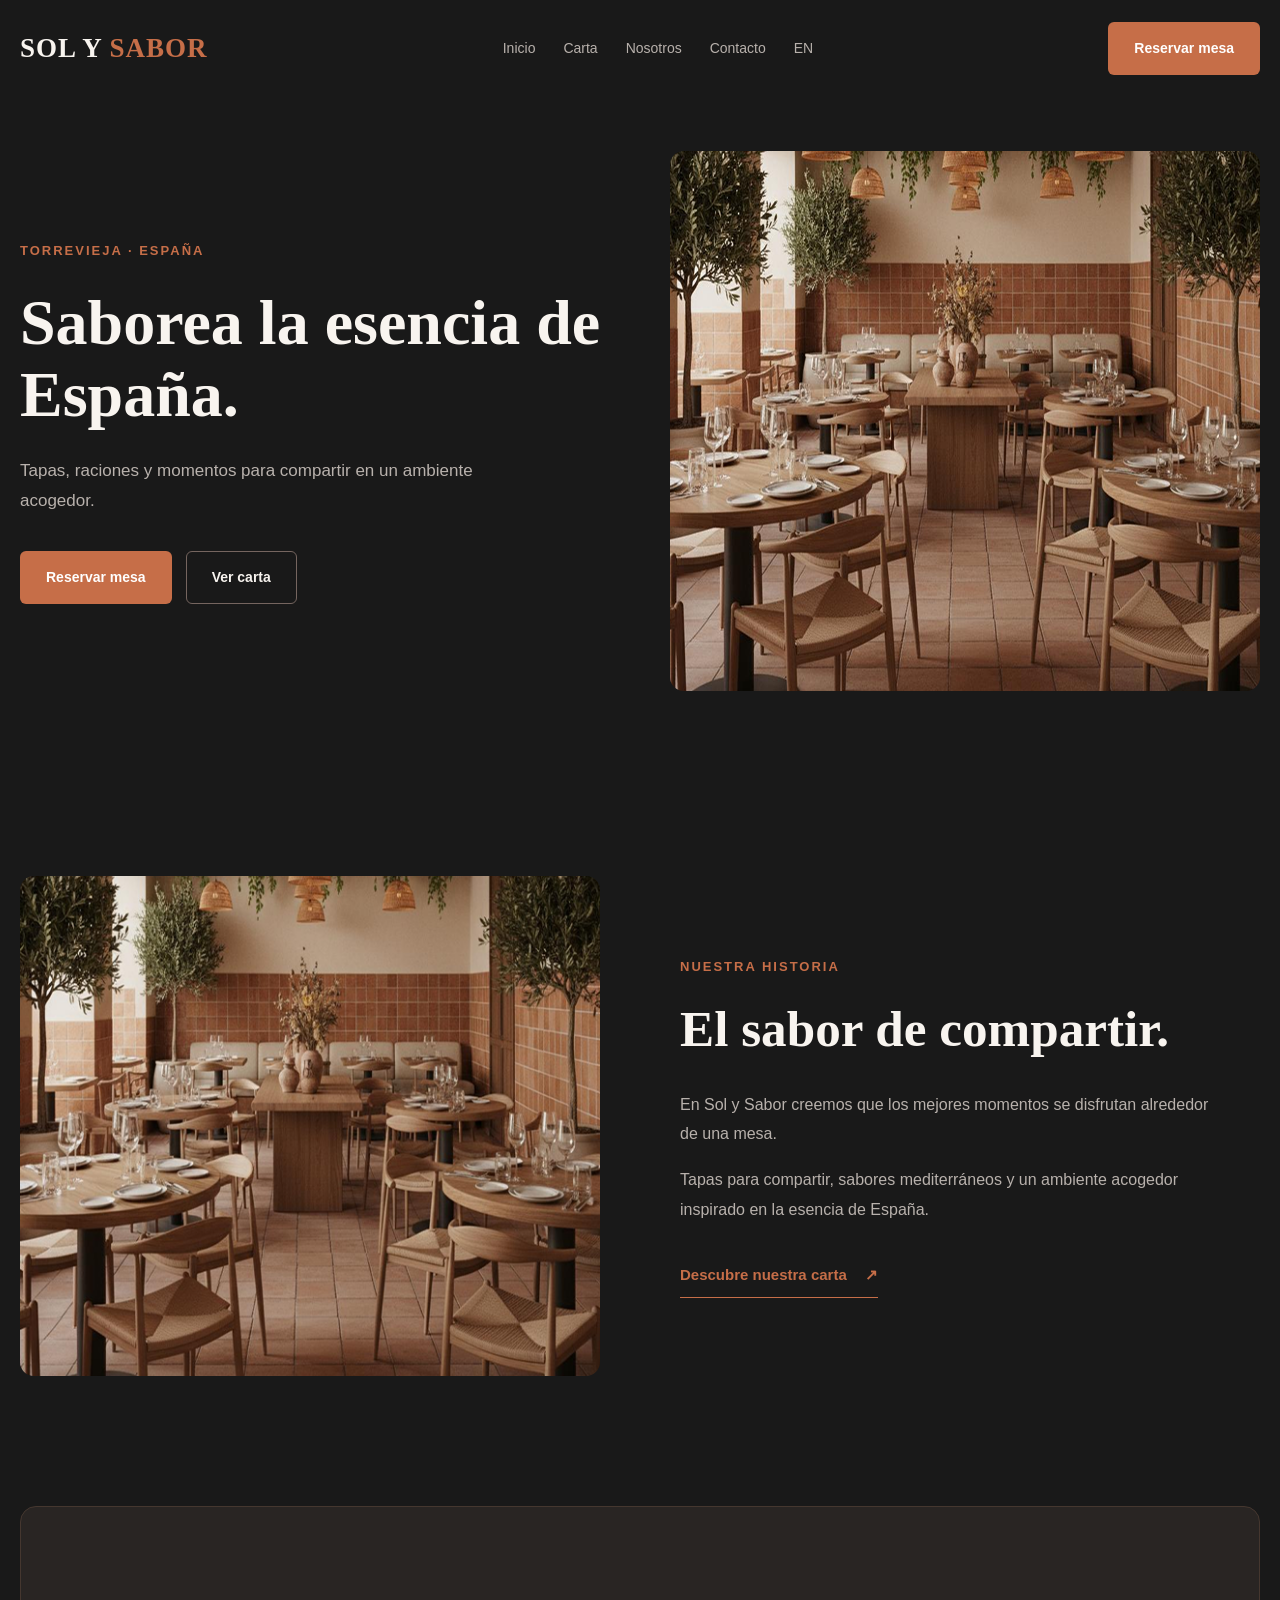
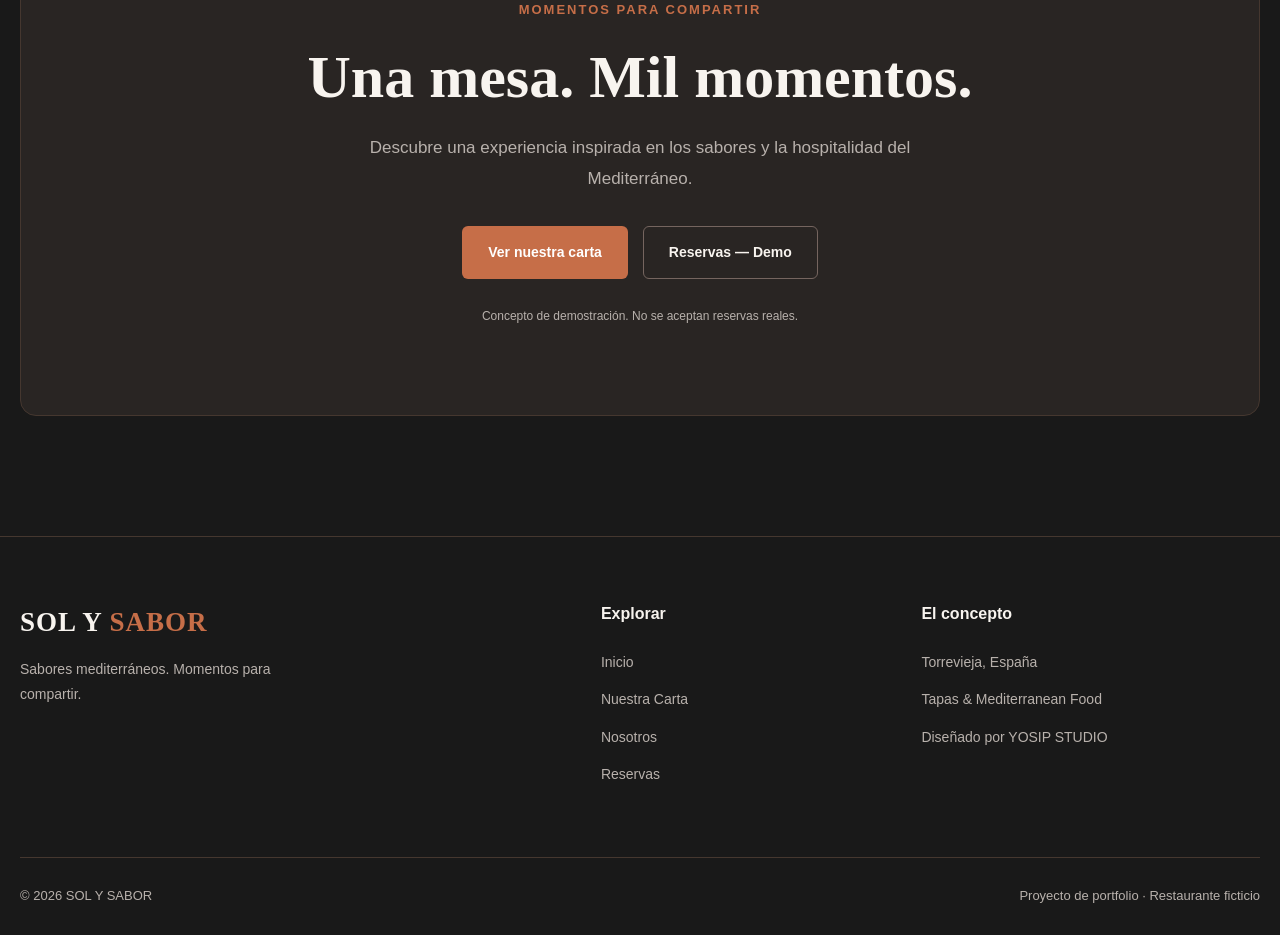
<file: index.html>
<!DOCTYPE html>
<html lang="es">
<head>
  <meta charset="UTF-8">
  <meta name="viewport"
        content="width=device-width, initial-scale=1.0">

  <meta name="description"
        content="Sol y Sabor: concepto de restaurante español con tapas, raciones y sabores mediterráneos en Torrevieja.">

  <title>SOL Y SABOR | Spanish Tapas Bar</title>

  <link rel="stylesheet" href="style.css">
  <script src="script.js" defer></script>
</head>

<body>

  <!-- HEADER -->
  <header class="header">
    <div class="container header-content">

      <a href="index.html" class="logo">
        SOL Y <span>SABOR</span>
      </a>

      <nav class="nav" id="main-nav"
           aria-label="Navegación principal">
        <a href="#inicio">Inicio</a>
        <a href="carta.html">Carta</a>
        <a href="#nosotros">Nosotros</a>
        <a href="#contacto">Contacto</a>
        <a href="en/index.html" lang="en" hreflang="en">
          EN
        </a>

      </nav>

      <a href="reserva.html" class="header-btn">
        Reservar mesa
      </a>

      <button
        type="button"
        class="menu-toggle"
        aria-label="Abrir menú"
        aria-expanded="false"
        aria-controls="main-nav">
        ☰
      </button>

    </div>
  </header>

  <main>

    <!-- HERO -->
    <section class="hero container" id="inicio">

      <div class="hero-content">
        <span class="eyebrow">
          TORREVIEJA · ESPAÑA
        </span>

        <h1>Saborea la esencia de España.</h1>

        <p>
          Tapas, raciones y momentos para compartir
          en un ambiente acogedor.
        </p>

        <div class="hero-actions">
          <a href="reserva.html" class="btn-primary">
            Reservar mesa
          </a>

          <a href="carta.html" class="btn-outline">
            Ver carta
          </a>
        </div>
      </div>

      <div class="hero-image">
        <img
          src="assets/hero-restaurant.jpg"
          alt="Interior cálido de un restaurante mediterráneo">
      </div>

    </section>

    
<!-- ABOUT SECTION -->
<section class="about-section container" id="nosotros">

  <div class="about-image">
    <img
      src="assets/about-restaurant.jpg"
      alt="Ambiente acogedor de un restaurante mediterráneo"
      loading="lazy">
    
  </div>

  <div class="about-content">
    <span class="eyebrow">NUESTRA HISTORIA</span>

    <h2>El sabor de compartir.</h2>

    <p>
      En Sol y Sabor creemos que los mejores
      momentos se disfrutan alrededor de una mesa.
    </p>

    <p>
      Tapas para compartir, sabores mediterráneos
      y un ambiente acogedor inspirado en
      la esencia de España.
    </p>

    <a href="carta.html" class="about-link">
      Descubre nuestra carta
      <span aria-hidden="true">↗</span>
    </a>
  </div>

</section>

<!-- CONTACT CTA -->
<section class="contact-cta container" id="contacto">

  <span class="eyebrow">MOMENTOS PARA COMPARTIR</span>

  <h2>Una mesa. Mil momentos.</h2>

  <p>
    Descubre una experiencia inspirada en
    los sabores y la hospitalidad del Mediterráneo.
  </p>

  <div class="cta-actions">
    <a href="carta.html" class="btn-primary">
      Ver nuestra carta
    </a>

    <a href="reserva.html" class="btn-outline">
      Reservas — Demo
    </a>
  </div>

  <small>
    Concepto de demostración. No se aceptan
    reservas reales.
  </small>

</section>


  </main>

  
<footer class="footer">
  <div class="container">

    <div class="footer-main">

      <div class="footer-brand">
        <a href="index.html" class="logo">
          SOL Y <span>SABOR</span>
        </a>

        <p>
          Sabores mediterráneos.
          Momentos para compartir.
        </p>
      </div>

      <div class="footer-column">
        <h3>Explorar</h3>

        <a href="index.html">Inicio</a>
        <a href="carta.html">Nuestra Carta</a>
        <a href="index.html#nosotros">Nosotros</a>
        <a href="reserva.html">Reservas</a>
      </div>

      <div class="footer-column">
        <h3>El concepto</h3>

        <p>Torrevieja, España</p>
        <p>Tapas & Mediterranean Food</p>
        <p>Diseñado por YOSIP STUDIO</p>
      </div>

    </div>

    <div class="footer-bottom">
      <span>© 2026 SOL Y SABOR</span>

      <span>
        Proyecto de portfolio ·
        Restaurante ficticio
      </span>
    </div>

  </div>
</footer>


</body>
</html>
</file>
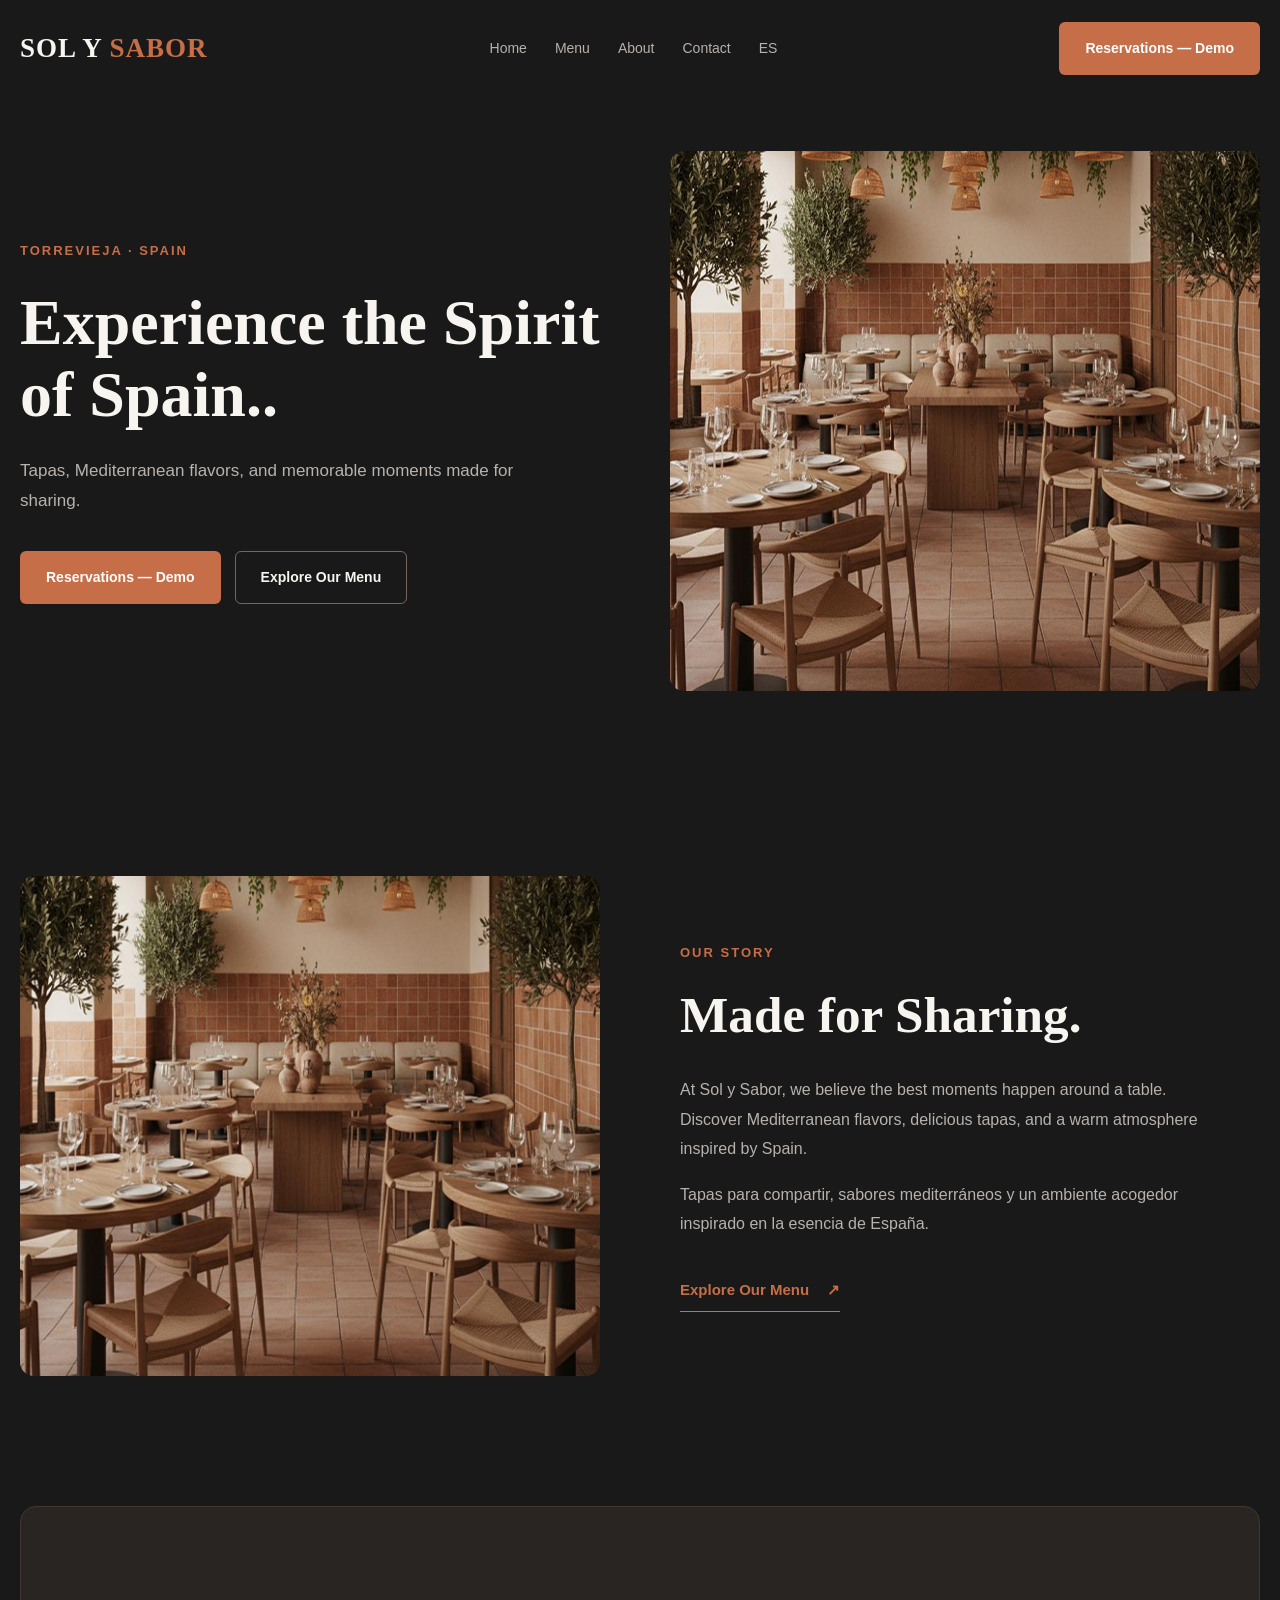
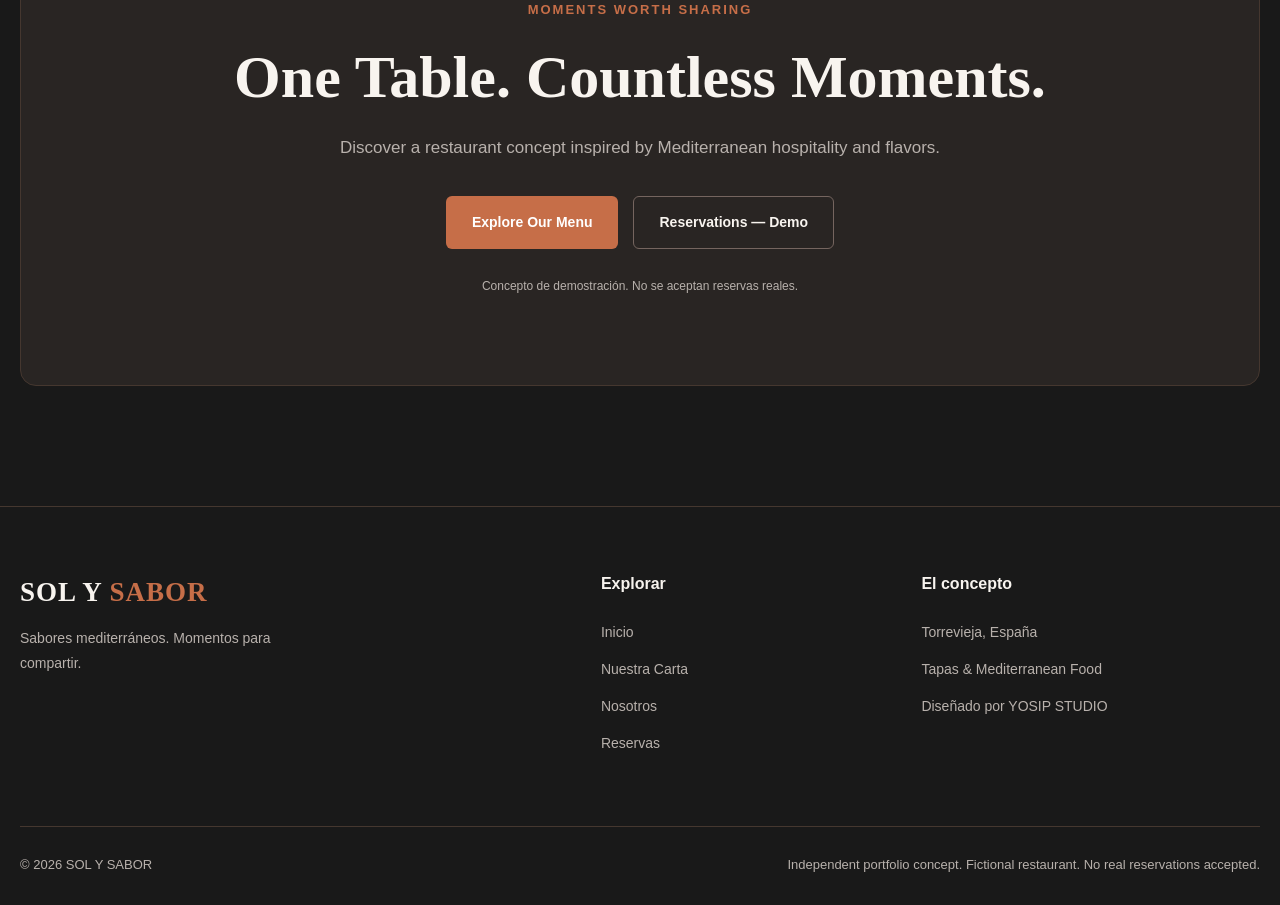
<file: en/index.html>
<!DOCTYPE html>
<html lang="en">
<head>
  <meta charset="UTF-8">
  <meta name="viewport"
        content="width=device-width, initial-scale=1.0">

  <meta name="description"
        content="Sol y Sabor: concepto de restaurante español con tapas, raciones y sabores mediterráneos en Torrevieja.">

  <title>SOL Y SABOR | Spanish Tapas Bar</title>

  
  <link rel="stylesheet" href="../style.css">
  <script src="../script.js" defer></script>

</head>

<body>

  <!-- HEADER -->
  <header class="header">
    <div class="container header-content">

      <a href="index.html" class="logo">
        SOL Y <span>SABOR</span>
      </a>

      <nav class="nav" id="main-nav"
           aria-label="Navegación principal">
        <a href="#inicio">Home</a>
        <a href="carta.html">Menu</a>
        <a href="#nosotros">About</a>
        <a href="#contacto">Contact</a>
        <a href="../index.html" lang="es" hreflang="es">
          ES
        </a>


      </nav>

      <a href="reserva.html" class="header-btn">
        Reservations — Demo
      </a>

      <button
        type="button"
        class="menu-toggle"
        aria-label="Abrir menú"
        aria-expanded="false"
        aria-controls="main-nav">
        ☰
      </button>

    </div>
  </header>

  <main>

    <!-- HERO -->
    <section class="hero container" id="inicio">

      <div class="hero-content">
        <span class="eyebrow">
          TORREVIEJA · SPAIN
        </span>

        <h1>Experience the Spirit of Spain..</h1>

        <p>
          Tapas, Mediterranean flavors, and memorable moments made for sharing.
        </p>

        <div class="hero-actions">
          <a href="reserva.html" class="btn-primary">
            Reservations — Demo
          </a>

          <a href="carta.html" class="btn-outline">
            Explore Our Menu
          </a>
        </div>
      </div>

      <div class="hero-image">
        
      <img
        src="../assets/hero-restaurant.jpg"
        alt="Warm Mediterranean restaurant interior"
      >

      </div>

    </section>

    
<!-- ABOUT SECTION -->
<section class="about-section container" id="nosotros">

  <div class="about-image">
    <img
      src="../assets/about-restaurant.jpg"
      alt="Ambiente acogedor de un restaurante mediterráneo"
      loading="lazy"
    >
  </div>

  <div class="about-content">
    <span class="eyebrow">OUR STORY</span>

    <h2>Made for Sharing.</h2>

    <p>
      At Sol y Sabor, we believe the best moments happen around a table. Discover Mediterranean flavors, delicious tapas, and a warm atmosphere inspired by Spain.
    </p>

    <p>
      Tapas para compartir, sabores mediterráneos
      y un ambiente acogedor inspirado en
      la esencia de España.
    </p>

    <a href="carta.html" class="about-link">
      Explore Our Menu
      <span aria-hidden="true">↗</span>
    </a>
  </div>

</section>

<!-- CONTACT CTA -->
<section class="contact-cta container" id="contacto">

  <span class="eyebrow">MOMENTS WORTH SHARING</span>

  <h2>One Table. Countless Moments.</h2>

  <p>
    Discover a restaurant concept inspired by Mediterranean hospitality and flavors.
  </p>

  <div class="cta-actions">
    <a href="carta.html" class="btn-primary">
      Explore Our Menu
    </a>

    <a href="reserva.html" class="btn-outline">
      Reservations — Demo
    </a>
  </div>

  <small>
    Concepto de demostración. No se aceptan
    reservas reales.
  </small>

</section>


  </main>

  
<footer class="footer">
  <div class="container">

    <div class="footer-main">

      <div class="footer-brand">
        <a href="index.html" class="logo">
          SOL Y <span>SABOR</span>
        </a>

        <p>
          Sabores mediterráneos.
          Momentos para compartir.
        </p>
      </div>

      <div class="footer-column">
        <h3>Explorar</h3>

        <a href="index.html">Inicio</a>
        <a href="carta.html">Nuestra Carta</a>
        <a href="index.html#nosotros">Nosotros</a>
        <a href="reserva.html">Reservas</a>
      </div>

      <div class="footer-column">
        <h3>El concepto</h3>

        <p>Torrevieja, España</p>
        <p>Tapas & Mediterranean Food</p>
        <p>Diseñado por YOSIP STUDIO</p>
      </div>

    </div>

    <div class="footer-bottom">
      <span>© 2026 SOL Y SABOR</span>

      <span>
        Independent portfolio concept. Fictional restaurant. No real reservations accepted.
      </span>
    </div>

  </div>
</footer>


</body>
</html>
</file>
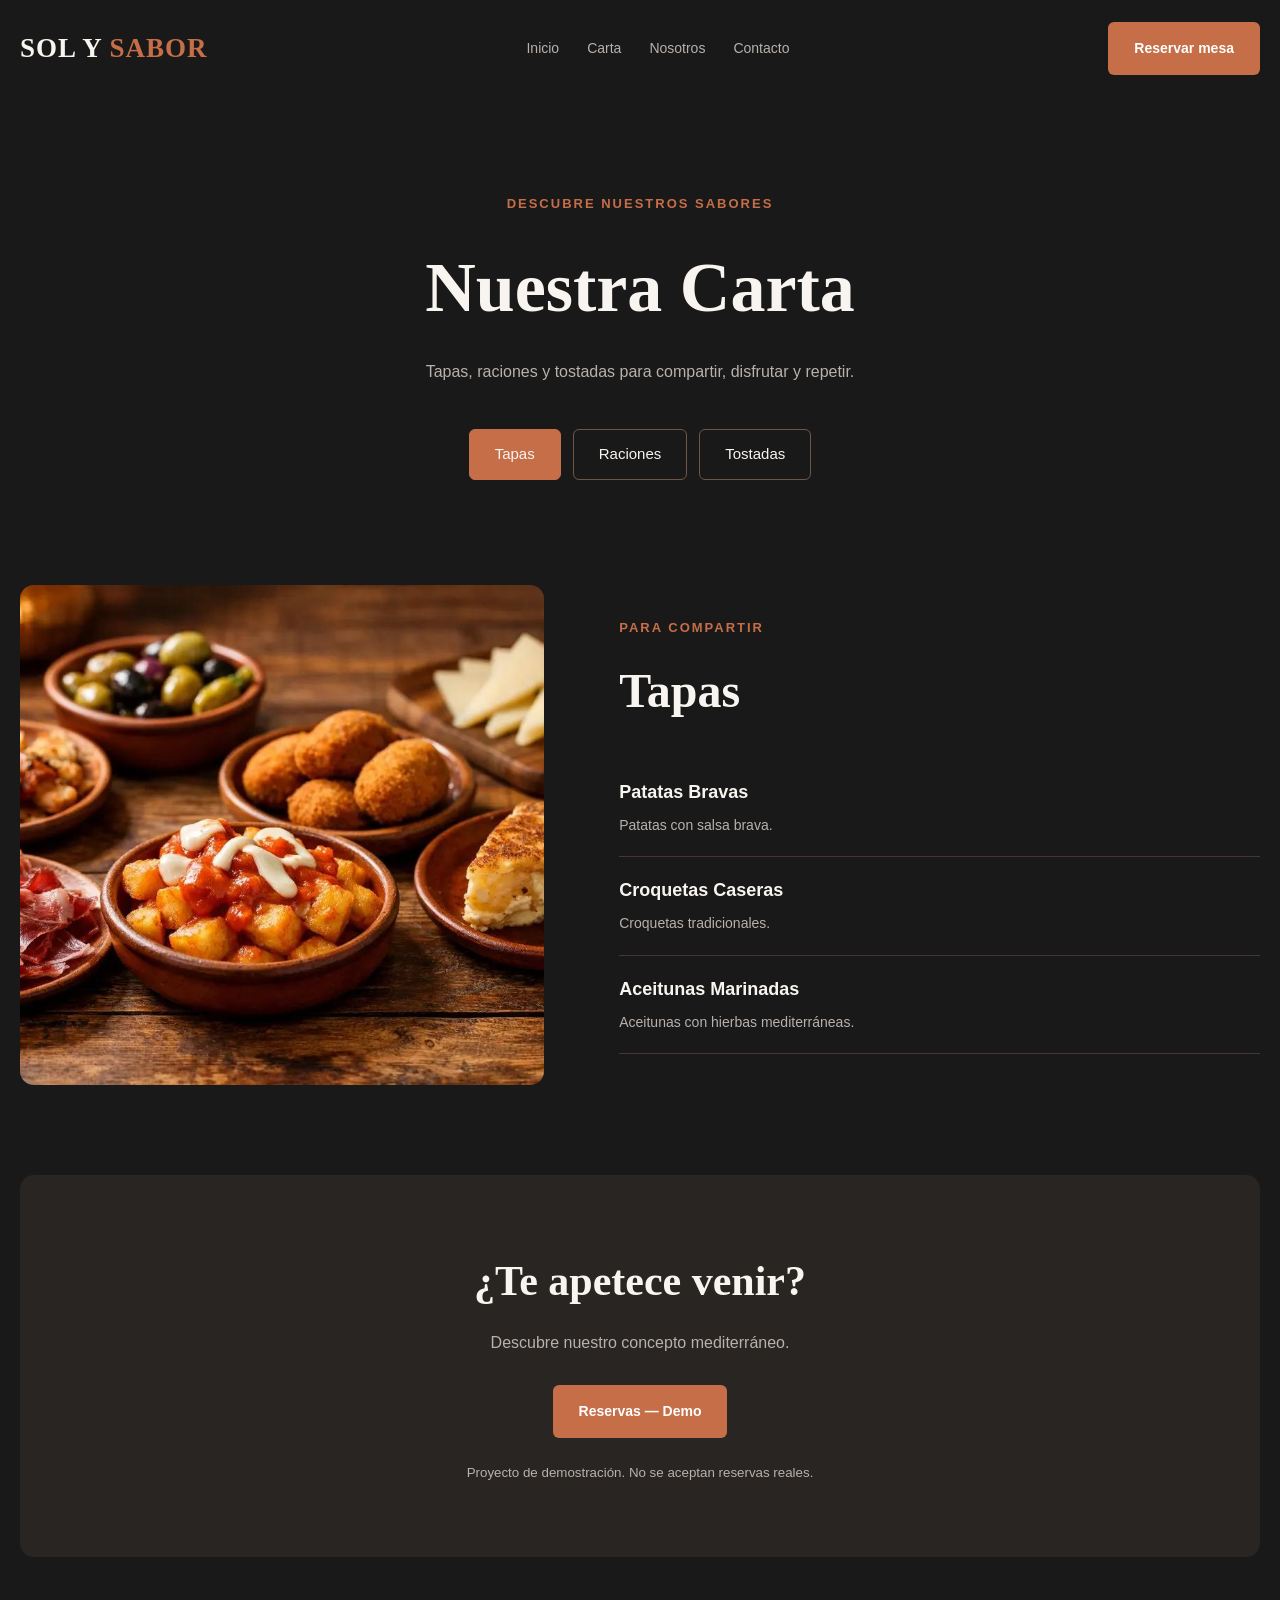
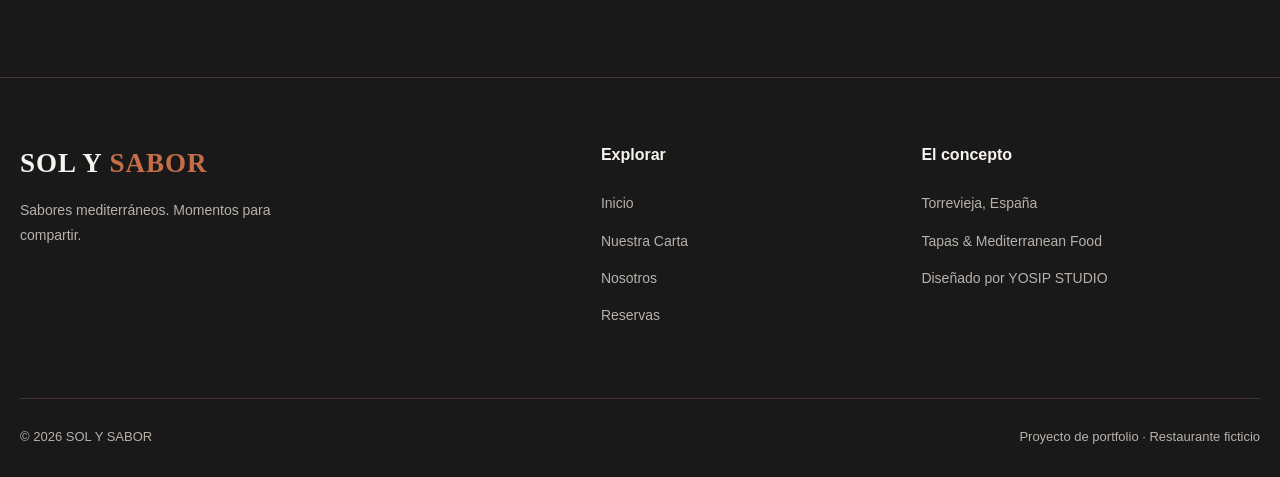
<file: carta.html>
<!DOCTYPE html>
<html lang="es">
<head>
  <meta charset="UTF-8">
  <meta name="viewport"
        content="width=device-width, initial-scale=1.0">

  <meta name="description"
        content="Sol y Sabor: concepto de restaurante español con tapas, raciones y sabores mediterráneos en Torrevieja.">

  <title>SOL Y SABOR | Nuestra Carta</title>

  <link rel="stylesheet" href="style.css">
  <script src="script.js" defer></script>
</head>

<body>

  <!-- HEADER -->
  <header class="header">
    <div class="container header-content">

      <a href="index.html" class="logo">
        SOL Y <span>SABOR</span>
      </a>

      <nav class="nav" id="main-nav"
           aria-label="Navegación principal">
        <a href="index.html#inicio"">Inicio</a>
        <a href="carta.html">Carta</a>
        <a href="index.html#nosotros">Nosotros</a>
        <a href="index.html#contacto">Contacto</a>
      </nav>

      <a href="reserva.html" class="header-btn">
        Reservar mesa
      </a>

      <button
        type="button"
        class="menu-toggle"
        aria-label="Abrir menú"
        aria-expanded="false"
        aria-controls="main-nav">
        ☰
      </button>

    </div>
  </header>

  
<main class="menu-page">

  <section class="menu-intro container">
    <span class="eyebrow">
      DESCUBRE NUESTROS SABORES
    </span>

    <h1>Nuestra Carta</h1>

    <p>
      Tapas, raciones y tostadas para compartir,
      disfrutar y repetir.
    </p>

    <div class="menu-categories"
         aria-label="Categorías de la carta">

      <button class="category-btn is-active"
              data-category="tapas"
              aria-pressed="true">
        Tapas
      </button>

      <button class="category-btn"
              data-category="raciones"
              aria-pressed="false">
        Raciones
      </button>

      <button class="category-btn"
              data-category="tostadas"
              aria-pressed="false">
        Tostadas
      </button>

    </div>
  </section>

  <div class="container menu-content">

    <!-- TAPAS -->
    <section class="menu-panel"
             data-category="tapas">

      <div class="menu-photo">
        <img src="assets/tapas.jpg"
             alt="Selección de tapas españolas">
      </div>

      <div class="menu-dishes">
        <span class="eyebrow">PARA COMPARTIR</span>
        <h2>Tapas</h2>

        <article class="dish">
          <h3>Patatas Bravas</h3>
          <p>Patatas con salsa brava.</p>
        </article>

        <article class="dish">
          <h3>Croquetas Caseras</h3>
          <p>Croquetas tradicionales.</p>
        </article>

        <article class="dish">
          <h3>Aceitunas Marinadas</h3>
          <p>Aceitunas con hierbas mediterráneas.</p>
        </article>
      </div>
    </section>

    <!-- RACIONES -->
    <section class="menu-panel"
             data-category="raciones"
             hidden>

      <div class="menu-photo">
        <img src="assets/raciones.jpg"
             alt="Raciones de cocina española"
             loading="lazy">
      </div>

      <div class="menu-dishes">
        <span class="eyebrow">SABORES DE ESPAÑA</span>
        <h2>Raciones</h2>

        <article class="dish">
          <h3>Calamares a la Andaluza</h3>
          <p>Calamares rebozados y crujientes.</p>
        </article>

        <article class="dish">
          <h3>Gambas al Ajillo</h3>
          <p>Gambas con ajo y aceite de oliva.</p>
        </article>

        <article class="dish">
          <h3>Tabla de Quesos</h3>
          <p>Selección de quesos para compartir.</p>
        </article>
      </div>
    </section>

    <!-- TOSTADAS -->
    <section class="menu-panel"
             data-category="tostadas"
             hidden>

      <div class="menu-photo">
        <img src="assets/tostadas.jpg"
             alt="Tostadas mediterráneas"
             loading="lazy">
      </div>

      <div class="menu-dishes">
        <span class="eyebrow">RECIÉN PREPARADAS</span>
        <h2>Tostadas</h2>

        <article class="dish">
          <h3>Tomate y Jamón</h3>
          <p>Pan tostado con tomate y jamón.</p>
        </article>

        <article class="dish">
          <h3>Tostada Mediterránea</h3>
          <p>Tomate, aceite de oliva y hierbas.</p>
        </article>

        <article class="dish">
          <h3>Queso de Cabra</h3>
          <p>Tostada con queso de cabra y miel.</p>
        </article>
      </div>
    </section>

  </div>

  <section class="menu-bottom container">
    <h2>¿Te apetece venir?</h2>
    <p>Descubre nuestro concepto mediterráneo.</p>

    <a href="reserva.html" class="btn-primary">
      Reservas — Demo
    </a>

    <small>
      Proyecto de demostración.
      No se aceptan reservas reales.
    </small>
  </section>

</main>


  
<footer class="footer">
  <div class="container">

    <div class="footer-main">

      <div class="footer-brand">
        <a href="index.html" class="logo">
          SOL Y <span>SABOR</span>
        </a>

        <p>
          Sabores mediterráneos.
          Momentos para compartir.
        </p>
      </div>

      <div class="footer-column">
        <h3>Explorar</h3>

        <a href="index.html">Inicio</a>
        <a href="carta.html">Nuestra Carta</a>
        <a href="index.html#nosotros">Nosotros</a>
        <a href="reserva.html">Reservas</a>
      </div>

      <div class="footer-column">
        <h3>El concepto</h3>

        <p>Torrevieja, España</p>
        <p>Tapas & Mediterranean Food</p>
        <p>Diseñado por YOSIP STUDIO</p>
      </div>

    </div>

    <div class="footer-bottom">
      <span>© 2026 SOL Y SABOR</span>

      <span>
        Proyecto de portfolio ·
        Restaurante ficticio
      </span>
    </div>

  </div>
</footer>


</body>
</html>
</file>
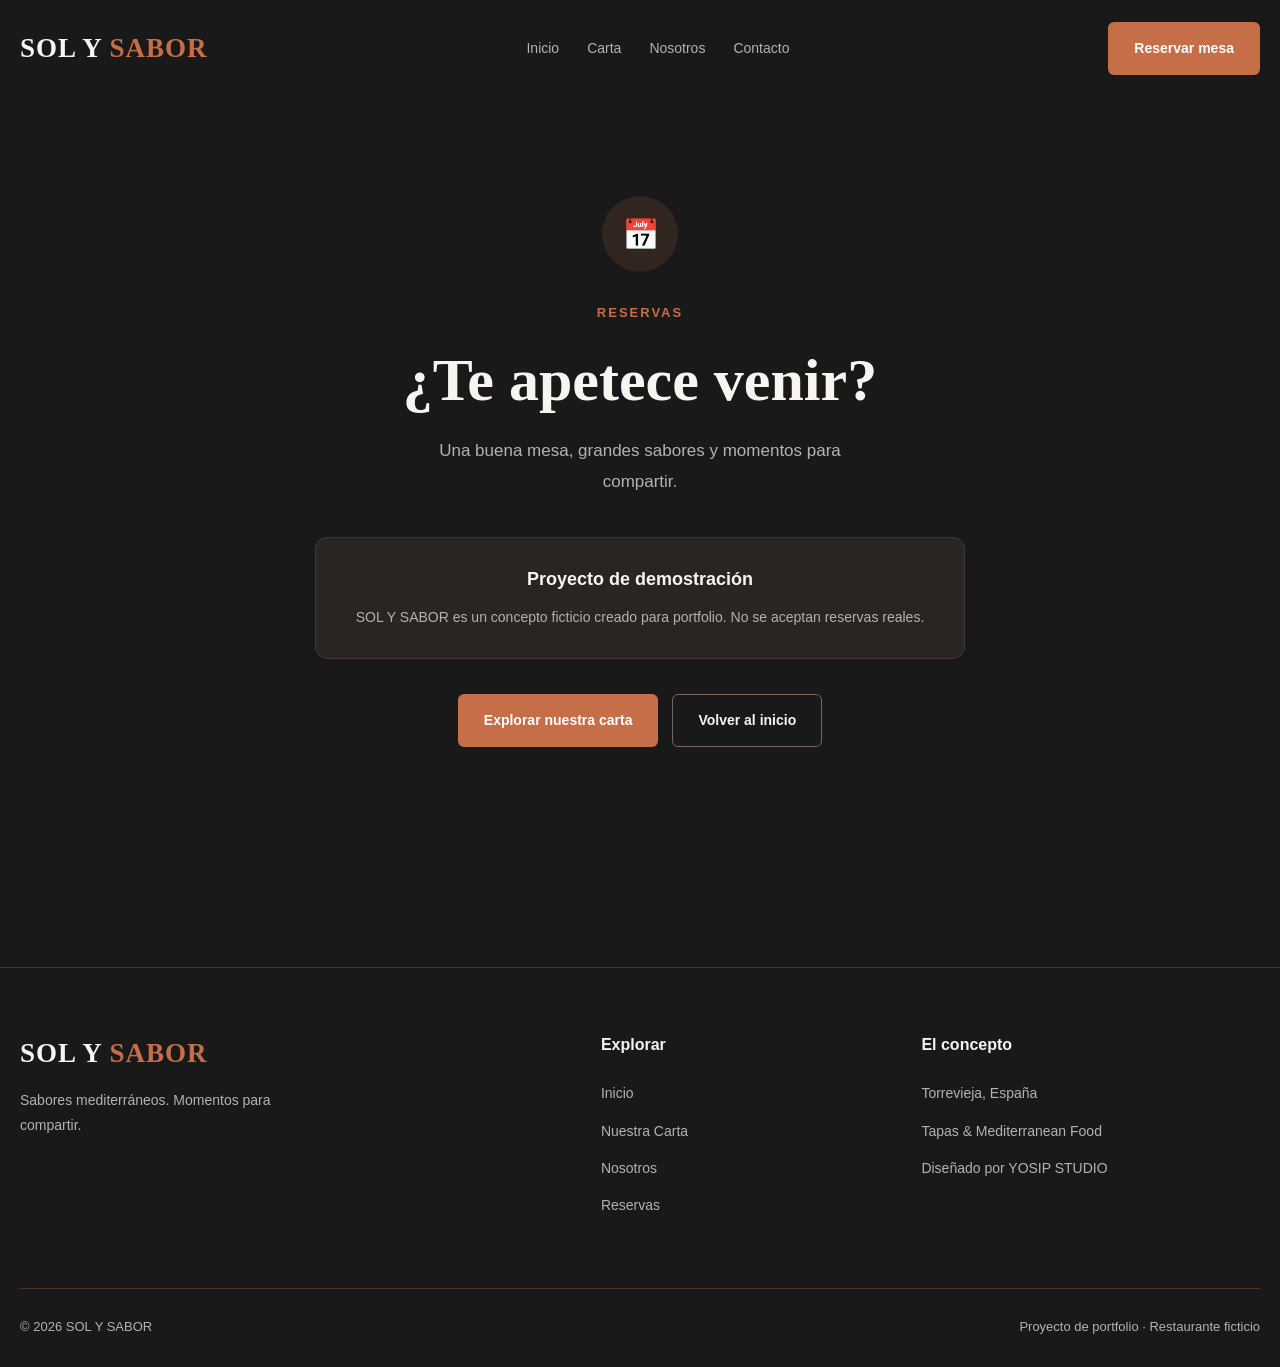
<file: reserva.html>
<!DOCTYPE html>
<html lang="es">
<head>
  <meta charset="UTF-8">
  <meta name="viewport"
        content="width=device-width, initial-scale=1.0">

  <meta name="description"
        content="Sol y Sabor: concepto de restaurante español con tapas, raciones y sabores mediterráneos en Torrevieja.">

  <title>SOL Y SABOR | Reservas</title>

  <link rel="stylesheet" href="style.css">
  <script src="script.js" defer></script>
</head>

<body>

  <!-- HEADER -->
  <header class="header">
    <div class="container header-content">

      <a href="index.html" class="logo">
        SOL Y <span>SABOR</span>
      </a>

      <nav class="nav" id="main-nav"
           aria-label="Navegación principal">
        <a href="index.html#inicio"">Inicio</a>
        <a href="carta.html">Carta</a>
        <a href="index.html#nosotros">Nosotros</a>
        <a href="index.html#contacto">Contacto</a>
      </nav>

      <a href="reserva.html" class="header-btn">
        Reservar mesa
      </a>

      <button
        type="button"
        class="menu-toggle"
        aria-label="Abrir menú"
        aria-expanded="false"
        aria-controls="main-nav">
        ☰
      </button>

    </div>
  </header>

  
<main>
  <section class="reservation-section container">

    <div class="reservation-content">

      <div class="reservation-icon" aria-hidden="true">
        &#128197;
      </div>

      <span class="eyebrow">RESERVAS</span>

      <h1>¿Te apetece venir?</h1>

      <p class="reservation-description">
        Una buena mesa, grandes sabores y
        momentos para compartir.
      </p>

      <div class="reservation-notice">
        <h2>Proyecto de demostración</h2>

        <p>
          SOL Y SABOR es un concepto ficticio
          creado para portfolio.
          No se aceptan reservas reales.
        </p>
      </div>

      <div class="reservation-actions">
        <a href="carta.html" class="btn-primary">
          Explorar nuestra carta
        </a>

        <a href="index.html" class="btn-outline">
          Volver al inicio
        </a>
      </div>

    </div>

  </section>
</main>


  
<footer class="footer">
  <div class="container">

    <div class="footer-main">

      <div class="footer-brand">
        <a href="index.html" class="logo">
          SOL Y <span>SABOR</span>
        </a>

        <p>
          Sabores mediterráneos.
          Momentos para compartir.
        </p>
      </div>

      <div class="footer-column">
        <h3>Explorar</h3>

        <a href="index.html">Inicio</a>
        <a href="carta.html">Nuestra Carta</a>
        <a href="index.html#nosotros">Nosotros</a>
        <a href="reserva.html">Reservas</a>
      </div>

      <div class="footer-column">
        <h3>El concepto</h3>

        <p>Torrevieja, España</p>
        <p>Tapas & Mediterranean Food</p>
        <p>Diseñado por YOSIP STUDIO</p>
      </div>

    </div>

    <div class="footer-bottom">
      <span>© 2026 SOL Y SABOR</span>

      <span>
        Proyecto de portfolio ·
        Restaurante ficticio
      </span>
    </div>

  </div>
</footer>


</body>
</html>
</file>
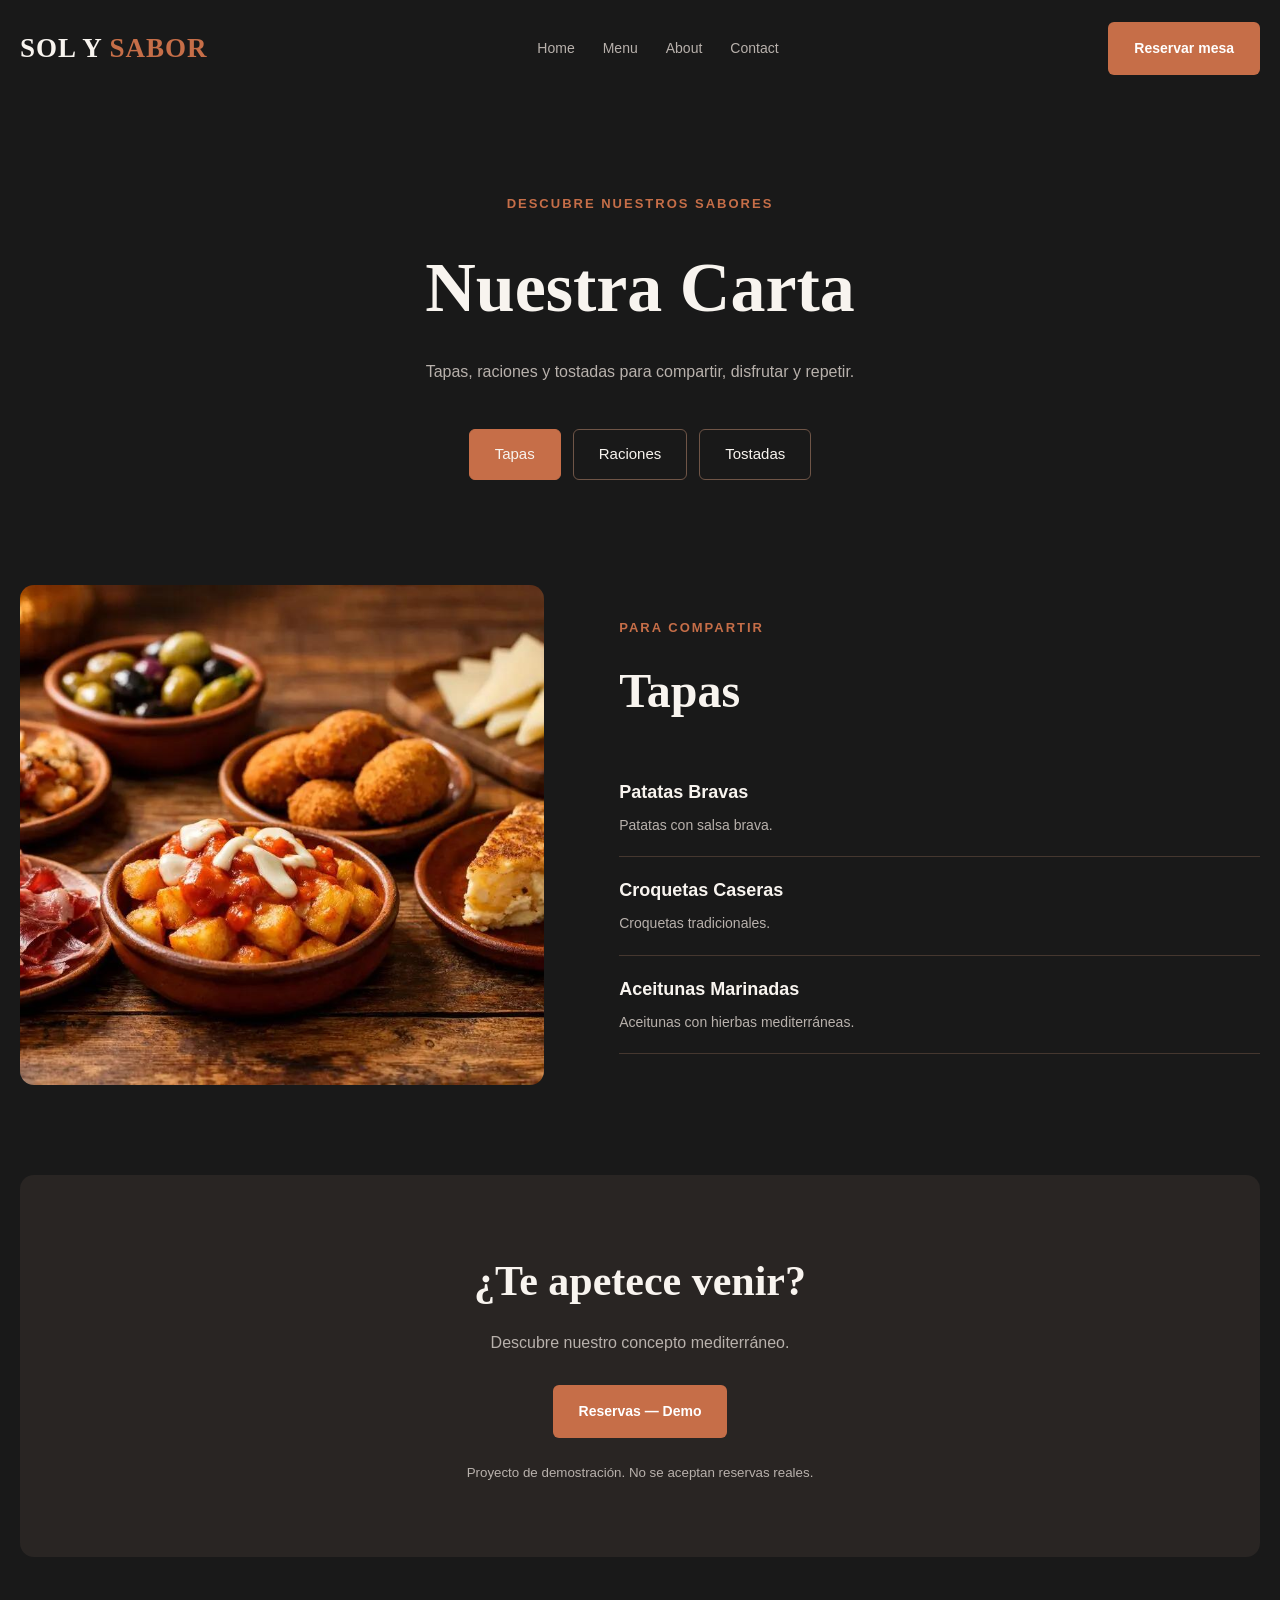
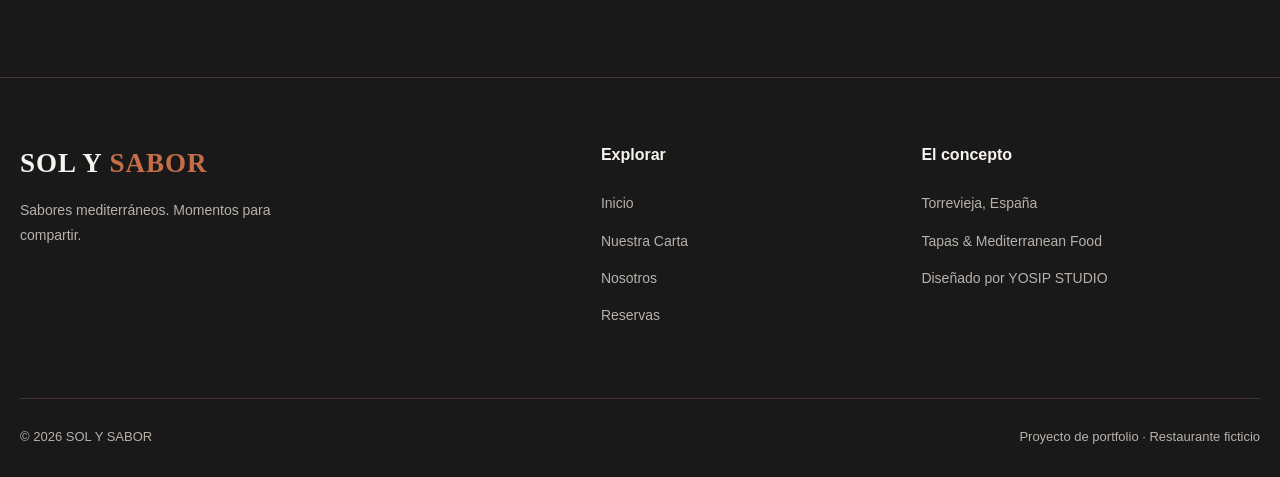
<file: en/carta.html>
<!DOCTYPE html>
<html lang="es">
<head>
  <meta charset="UTF-8">
  <meta name="viewport"
        content="width=device-width, initial-scale=1.0">

  <meta name="description"
        content="Sol y Sabor: concepto de restaurante español con tapas, raciones y sabores mediterráneos en Torrevieja.">

  <title>SOL Y SABOR | Nuestra Carta</title>

  
<link rel="stylesheet" href="../style.css">
<script src="../script.js" defer></script>

</head>

<body>

  <!-- HEADER -->
  <header class="header">
    <div class="container header-content">

      <a href="index.html" class="logo">
        SOL Y <span>SABOR</span>
      </a>

      <nav class="nav" id="main-nav"
           aria-label="Navegación principal">
        <a href="index.html#inicio"">Home</a>
        <a href="carta.html">Menu</a>
        <a href="index.html#nosotros">About</a>
        <a href="index.html#contacto">Contact</a>
        
      </nav>

      <a href="reserva.html" class="header-btn">
        Reservar mesa
      </a>

      <button
        type="button"
        class="menu-toggle"
        aria-label="Abrir menú"
        aria-expanded="false"
        aria-controls="main-nav">
        ☰
      </button>

    </div>
  </header>

  
<main class="menu-page">

  <section class="menu-intro container">
    <span class="eyebrow">
      DESCUBRE NUESTROS SABORES
    </span>

    <h1>Nuestra Carta</h1>

    <p>
      Tapas, raciones y tostadas para compartir,
      disfrutar y repetir.
    </p>

    <div class="menu-categories"
         aria-label="Categorías de la carta">

      <button class="category-btn is-active"
              data-category="tapas"
              aria-pressed="true">
        Tapas
      </button>

      <button class="category-btn"
              data-category="raciones"
              aria-pressed="false">
        Raciones
      </button>

      <button class="category-btn"
              data-category="tostadas"
              aria-pressed="false">
        Tostadas
      </button>

    </div>
  </section>

  <div class="container menu-content">

    <!-- TAPAS -->
    <section class="menu-panel"
             data-category="tapas">

      <div class="menu-photo">
        <img src="../assets/tapas.jpg"
             alt="Selección de tapas españolas">
      </div>

      <div class="menu-dishes">
        <span class="eyebrow">PARA COMPARTIR</span>
        <h2>Tapas</h2>

        <article class="dish">
          <h3>Patatas Bravas</h3>
          <p>Patatas con salsa brava.</p>
        </article>

        <article class="dish">
          <h3>Croquetas Caseras</h3>
          <p>Croquetas tradicionales.</p>
        </article>

        <article class="dish">
          <h3>Aceitunas Marinadas</h3>
          <p>Aceitunas con hierbas mediterráneas.</p>
        </article>
      </div>
    </section>

    <!-- RACIONES -->
    <section class="menu-panel"
             data-category="raciones"
             hidden>

      <div class="menu-photo">
        <img src="../assets/raciones.jpg"
             alt="Raciones de cocina española"
             loading="lazy">
      </div>

      <div class="menu-dishes">
        <span class="eyebrow">SABORES DE ESPAÑA</span>
        <h2>Raciones</h2>

        <article class="dish">
          <h3>Calamares a la Andaluza</h3>
          <p>Calamares rebozados y crujientes.</p>
        </article>

        <article class="dish">
          <h3>Gambas al Ajillo</h3>
          <p>Gambas con ajo y aceite de oliva.</p>
        </article>

        <article class="dish">
          <h3>Tabla de Quesos</h3>
          <p>Selección de quesos para compartir.</p>
        </article>
      </div>
    </section>

    <!-- TOSTADAS -->
    <section class="menu-panel"
             data-category="tostadas"
             hidden>

      <div class="menu-photo">
        <img src="../assets/tostadas.jpg"
             alt="Tostadas mediterráneas"
             loading="lazy">
      </div>

      <div class="menu-dishes">
        <span class="eyebrow">RECIÉN PREPARADAS</span>
        <h2>Tostadas</h2>

        <article class="dish">
          <h3>Tomate y Jamón</h3>
          <p>Pan tostado con tomate y jamón.</p>
        </article>

        <article class="dish">
          <h3>Tostada Mediterránea</h3>
          <p>Tomate, aceite de oliva y hierbas.</p>
        </article>

        <article class="dish">
          <h3>Queso de Cabra</h3>
          <p>Tostada con queso de cabra y miel.</p>
        </article>
      </div>
    </section>

  </div>

  <section class="menu-bottom container">
    <h2>¿Te apetece venir?</h2>
    <p>Descubre nuestro concepto mediterráneo.</p>

    <a href="reserva.html" class="btn-primary">
      Reservas — Demo
    </a>

    <small>
      Proyecto de demostración.
      No se aceptan reservas reales.
    </small>
  </section>

</main>


  
<footer class="footer">
  <div class="container">

    <div class="footer-main">

      <div class="footer-brand">
        <a href="index.html" class="logo">
          SOL Y <span>SABOR</span>
        </a>

        <p>
          Sabores mediterráneos.
          Momentos para compartir.
        </p>
      </div>

      <div class="footer-column">
        <h3>Explorar</h3>

        <a href="index.html">Inicio</a>
        <a href="carta.html">Nuestra Carta</a>
        <a href="index.html#nosotros">Nosotros</a>
        <a href="reserva.html">Reservas</a>
      </div>

      <div class="footer-column">
        <h3>El concepto</h3>

        <p>Torrevieja, España</p>
        <p>Tapas & Mediterranean Food</p>
        <p>Diseñado por YOSIP STUDIO</p>
      </div>

    </div>

    <div class="footer-bottom">
      <span>© 2026 SOL Y SABOR</span>

      <span>
        Proyecto de portfolio ·
        Restaurante ficticio
      </span>
    </div>

  </div>
</footer>


</body>
</html>
</file>
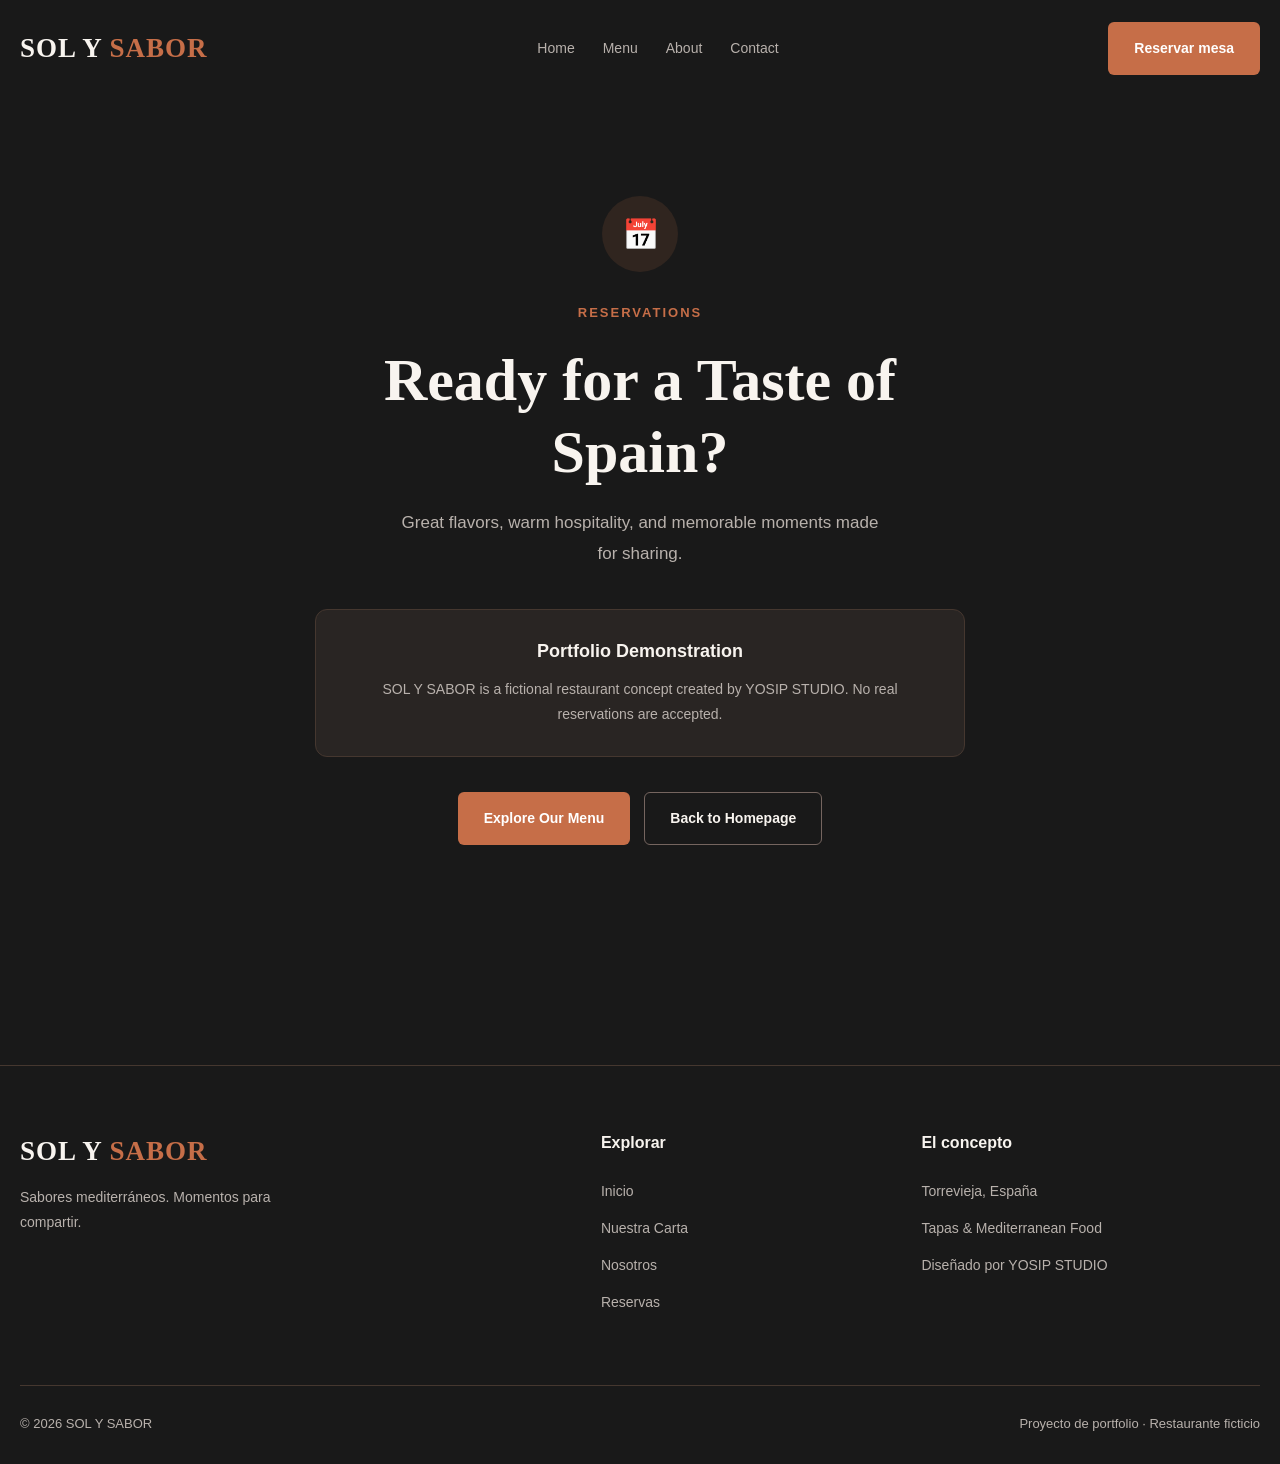
<file: en/reserva.html>
<!DOCTYPE html>
<html lang="en">
<head>
  <meta charset="UTF-8">
  <meta name="viewport"
        content="width=device-width, initial-scale=1.0">

  <meta name="description"
        content="Sol y Sabor: concepto de restaurante español con tapas, raciones y sabores mediterráneos en Torrevieja.">

  <title>SOL Y SABOR | Reservations</title>

  <link rel="stylesheet" href="../style.css">
<script src="../script.js" defer></script>
</head>

<body>

  <!-- HEADER -->
  <header class="header">
    <div class="container header-content">

      <a href="index.html" class="logo">
        SOL Y <span>SABOR</span>
      </a>

      <nav class="nav" id="main-nav"
           aria-label="Navegación principal">
        <a href="index.html#inicio"">Home</a>
        <a href="carta.html">Menu</a>
        <a href="index.html#nosotros">About</a>
        <a href="index.html#contacto">Contact</a>
        
      </nav>

      <a href="reserva.html" class="header-btn">
        Reservar mesa
      </a>

      <button
        type="button"
        class="menu-toggle"
        aria-label="Abrir menú"
        aria-expanded="false"
        aria-controls="main-nav">
        ☰
      </button>

    </div>
  </header>

  

<main>

  <section class="reservation-section container">

    <div class="reservation-content">

      <div class="reservation-icon" aria-hidden="true">
        &#128197;
      </div>

      <span class="eyebrow">
        RESERVATIONS
      </span>

      <h1>Ready for a Taste of Spain?</h1>

      <p class="reservation-description">
        Great flavors, warm hospitality,
        and memorable moments made for sharing.
      </p>

      <div class="reservation-notice">

        <h2>Portfolio Demonstration</h2>

        <p>
          SOL Y SABOR is a fictional restaurant
          concept created by YOSIP STUDIO.
          No real reservations are accepted.
        </p>

      </div>

      <div class="reservation-actions">

        <a href="carta.html" class="btn-primary">
          Explore Our Menu
        </a>

        <a href="index.html" class="btn-outline">
          Back to Homepage
        </a>

      </div>

    </div>

  </section>

</main>



  
<footer class="footer">
  <div class="container">

    <div class="footer-main">

      <div class="footer-brand">
        <a href="index.html" class="logo">
          SOL Y <span>SABOR</span>
        </a>

        <p>
          Sabores mediterráneos.
          Momentos para compartir.
        </p>
      </div>

      <div class="footer-column">
        <h3>Explorar</h3>

        <a href="index.html">Inicio</a>
        <a href="carta.html">Nuestra Carta</a>
        <a href="index.html#nosotros">Nosotros</a>
        <a href="reserva.html">Reservas</a>
      </div>

      <div class="footer-column">
        <h3>El concepto</h3>

        <p>Torrevieja, España</p>
        <p>Tapas & Mediterranean Food</p>
        <p>Diseñado por YOSIP STUDIO</p>
      </div>

    </div>

    <div class="footer-bottom">
      <span>© 2026 SOL Y SABOR</span>

      <span>
        Proyecto de portfolio ·
        Restaurante ficticio
      </span>
    </div>

  </div>
</footer>


</body>
</html>
</file>
<file: style.css>
:root {
  --background: #191919;
  --surface: #292523;
  --accent: #C66E48;
  --white: #F8F4EF;
  --muted: #B8B1AC;
}

* {
  box-sizing: border-box;
}

html {
  scroll-behavior: smooth;
}

body {
  margin: 0;
  background: var(--background);
  color: var(--white);
}

img {
  max-width: 100%;
  display: block;
}


@import url('https://fonts.googleapis.com/css2?family=Inter:wght@400;500;600;700&family=Playfair+Display:wght@500;600&display=swap');

body {
  font-family: 'Inter', sans-serif;
  line-height: 1.5;
}

a {
  text-decoration: none;
  color: inherit;
}

button {
  font: inherit;
}

.container {
  width: min(1280px, calc(100% - 40px));
  margin-inline: auto;
}

/* HEADER */

.header {
  position: relative;
  z-index: 20;
  background: var(--background);
}

.header-content {
  min-height: 96px;
  display: flex;
  align-items: center;
  justify-content: space-between;
  gap: 24px;
}

.logo {
  flex-shrink: 0;
  font-family: 'Playfair Display', serif;
  font-size: 27px;
  font-weight: 600;
  letter-spacing: 1px;
}

.logo span {
  color: var(--accent);
}

.nav {
  display: flex;
  align-items: center;
  gap: 28px;
}

.nav a {
  color: var(--muted);
  font-size: 14px;
  transition: color 0.2s;
}

.nav a:hover {
  color: var(--accent);
}

.header-btn,
.btn-primary {
  display: inline-block;
  padding: 16px 26px;
  border-radius: 6px;
  background: var(--accent);
  color: white;
  font-size: 14px;
  font-weight: 600;
}

.menu-toggle {
  display: none;
}

/* HERO */

.hero {
  display: grid;
  grid-template-columns: 1fr 1fr;
  align-items: center;
  gap: 60px;
  min-height: 650px;
  padding-block: 50px;
}

.hero-content {
  max-width: 600px;
}

.eyebrow {
  color: var(--accent);
  font-size: 13px;
  font-weight: 600;
  letter-spacing: 2px;
}

.hero h1 {
  margin: 25px 0;
  font-family: 'Playfair Display', serif;
  font-size: clamp(42px, 5vw, 66px);
  line-height: 1.12;
  font-weight: 600;
  color: var(--white);
}

.hero p {
  max-width: 510px;
  color: var(--muted);
  font-size: 17px;
  line-height: 1.8;
}

.hero-actions {
  display: flex;
  flex-wrap: wrap;
  gap: 14px;
  margin-top: 34px;
}

.btn-outline {
  display: inline-block;
  padding: 15px 25px;
  border: 1px solid #75655F;
  border-radius: 6px;
  color: var(--white);
  font-weight: 600;
  font-size: 14px;
}

.hero-image img {
  width: 100%;
  height: 540px;
  object-fit: cover;
  border-radius: 14px;
}

/* TEMPORARY SECTIONS */

.about-preview,
.contact-preview {
  padding-block: 90px;
  border-top: 1px solid #38302B;
}

.about-preview h2,
.contact-preview h2 {
  font-family: 'Playfair Display', serif;
  font-size: 40px;
  margin: 15px 0;
}

.about-preview p,
.contact-preview p {
  color: var(--muted);
}

/* FOOTER */

.footer {
  padding: 35px 0;
  border-top: 1px solid #38302B;
}

.footer-content {
  display: flex;
  justify-content: space-between;
  gap: 20px;
  color: var(--muted);
  font-size: 13px;
}


/* ABOUT SECTION */

.about-section {
  display: grid;
  grid-template-columns: 1fr 1fr;
  align-items: center;
  gap: 80px;
  padding-block: 130px;
}

.about-image img {
  width: 100%;
  height: 500px;
  object-fit: cover;
  border-radius: 14px;
}

.about-content h2 {
  margin: 20px 0 30px;
  font-family: 'Playfair Display', serif;
  font-size: clamp(38px, 4vw, 56px);
  line-height: 1.2;
  font-weight: 600;
}

.about-content p {
  max-width: 540px;
  color: var(--muted);
  font-size: 16px;
  line-height: 1.85;
}

.about-link {
  display: inline-flex;
  align-items: center;
  gap: 18px;
  margin-top: 24px;
  padding-bottom: 10px;
  border-bottom: 1px solid var(--accent);
  color: var(--accent);
  font-size: 15px;
  font-weight: 600;
  transition: gap 0.25s ease;
}

.about-link:hover {
  gap: 26px;
}

/* CONTACT CTA */

.contact-cta {
  padding: 90px 40px;
  text-align: center;
  background: var(--surface);
  border: 1px solid #45372F;
  border-radius: 16px;
}

.contact-cta h2 {
  margin: 20px 0;
  font-family: 'Playfair Display', serif;
  font-size: clamp(36px, 5vw, 60px);
  line-height: 1.2;
}

.contact-cta p {
  max-width: 650px;
  margin: 0 auto;
  color: var(--muted);
  font-size: 17px;
  line-height: 1.8;
}

.cta-actions {
  display: flex;
  justify-content: center;
  flex-wrap: wrap;
  gap: 15px;
  margin-top: 32px;
}

.contact-cta small {
  display: block;
  margin-top: 28px;
  color: var(--muted);
  font-size: 12px;
}

/* PREMIUM FOOTER */

.footer {
  margin-top: 120px;
  padding: 65px 0 30px;
  border-top: 1px solid #45372F;
}

.footer-main {
  display: grid;
  grid-template-columns: 2fr 1fr 1.3fr;
  gap: 60px;
  padding-bottom: 70px;
}

.footer-brand p {
  max-width: 270px;
  color: var(--muted);
  font-size: 14px;
  line-height: 1.8;
}

.footer-column {
  display: flex;
  flex-direction: column;
  align-items: flex-start;
  gap: 12px;
}

.footer-column h3 {
  margin: 0 0 12px;
  color: var(--white);
  font-size: 16px;
}

.footer-column a,
.footer-column p {
  margin: 0;
  color: var(--muted);
  font-size: 14px;
  line-height: 1.8;
}

.footer-column a:hover {
  color: var(--accent);
}

.footer-bottom {
  display: flex;
  align-items: center;
  justify-content: space-between;
  flex-wrap: wrap;
  gap: 20px;
  padding-top: 28px;
  border-top: 1px solid #45372F;
  color: var(--muted);
  font-size: 13px;
}

/* TABLET */

@media (max-width: 900px) {

  .about-section {
    gap: 40px;
    padding-block: 90px;
  }

  .about-image img {
    height: 420px;
  }

  .footer-main {
    gap: 30px;
  }
}

/* MOBILE */

@media (max-width: 700px) {

  .about-section {
    grid-template-columns: 1fr;
    gap: 35px;
    padding-block: 75px;
  }

  .about-image img {
    height: 340px;
  }

  .about-content h2 {
    font-size: 38px;
  }

  .contact-cta {
    padding: 65px 22px;
  }

  .contact-cta h2 {
    font-size: 38px;
  }

  .contact-cta p {
    font-size: 15px;
  }

  .cta-actions {
    flex-direction: column;
  }

  .cta-actions a {
    text-align: center;
  }

  .footer {
    margin-top: 80px;
  }

  .footer-main {
    grid-template-columns: 1fr 1fr;
    gap: 35px;
    padding-bottom: 45px;
  }

  .footer-brand {
    grid-column: 1 / -1;
  }

  .footer-bottom {
    flex-direction: column;
    align-items: flex-start;
  }
}

@media (prefers-reduced-motion: reduce) {
  .about-link {
    transition: none;
  }
}


/* CARTA PAGE */

.menu-intro {
  padding-top: 95px;
  padding-bottom: 55px;
  text-align: center;
}

.menu-intro h1,
.menu-dishes h2,
.menu-bottom h2 {
  font-family: 'Playfair Display', serif;
  font-weight: 600;
}

.menu-intro h1 {
  margin: 20px 0;
  font-size: clamp(44px, 6vw, 70px);
}

.menu-intro p {
  color: var(--muted);
  font-size: 16px;
}

.menu-categories {
  display: flex;
  justify-content: center;
  flex-wrap: wrap;
  gap: 12px;
  margin-top: 45px;
}

.category-btn {
  padding: 13px 25px;
  border: 1px solid #6F5547;
  border-radius: 6px;
  background: transparent;
  color: var(--white);
  font-size: 15px;
  cursor: pointer;
  transition: background 0.2s ease;
}

.category-btn:hover,
.category-btn.is-active {
  background: var(--accent);
  border-color: var(--accent);
}

/* MENU CONTENT */

.menu-panel {
  display: grid;
  grid-template-columns: 0.9fr 1.1fr;
  align-items: center;
  gap: 75px;
  padding-block: 50px 90px;
}

.menu-panel[hidden] {
  display: none;
}

.menu-photo img {
  width: 100%;
  height: 500px;
  object-fit: cover;
  border-radius: 14px;
}

.menu-dishes h2 {
  margin: 16px 0 32px;
  font-size: 48px;
}

.dish {
  padding: 20px 0;
  border-bottom: 1px solid #45372F;
}

.dish h3 {
  margin: 0 0 8px;
  font-size: 18px;
  color: var(--white);
}

.dish p {
  margin: 0;
  color: var(--muted);
  line-height: 1.6;
  font-size: 14px;
}

/* MENU CTA */

.menu-bottom {
  padding: 75px 25px;
  border-radius: 14px;
  background: var(--surface);
  text-align: center;
}

.menu-bottom h2 {
  margin: 0 0 18px;
  font-size: 42px;
}

.menu-bottom p {
  margin-bottom: 30px;
  color: var(--muted);
}

.menu-bottom small {
  display: block;
  margin-top: 25px;
  color: var(--muted);
}

/* RESERVATION PAGE */

.reservation-section {
  display: flex;
  align-items: center;
  justify-content: center;
  min-height: 650px;
  padding-block: 100px;
}

.reservation-content {
  width: 100%;
  max-width: 650px;
  text-align: center;
}

.reservation-icon {
  display: flex;
  align-items: center;
  justify-content: center;
  width: 76px;
  height: 76px;
  margin: 0 auto 28px;
  border-radius: 50%;
  background: #30251F;
  color: var(--accent);
  font-size: 30px;
}

.reservation-content h1 {
  margin: 20px 0;
  font-family: 'Playfair Display', serif;
  font-size: clamp(38px, 5vw, 60px);
  line-height: 1.2;
}

.reservation-description {
  max-width: 480px;
  margin: 0 auto;
  color: var(--muted);
  font-size: 17px;
  line-height: 1.8;
}

.reservation-notice {
  margin-top: 40px;
  padding: 28px;
  border: 1px solid #45372F;
  border-radius: 12px;
  background: var(--surface);
}

.reservation-notice h2 {
  margin: 0 0 12px;
  color: var(--white);
  font-size: 18px;
}

.reservation-notice p {
  margin: 0;
  color: var(--muted);
  font-size: 14px;
  line-height: 1.8;
}

.reservation-actions {
  display: flex;
  justify-content: center;
  flex-wrap: wrap;
  gap: 14px;
  margin-top: 35px;
}

/* RESERVATION MOBILE */

@media (max-width: 700px) {
  .reservation-section {
    min-height: auto;
    padding-block: 80px;
  }

  .reservation-description {
    font-size: 15px;
  }

  .reservation-notice {
    padding: 24px 18px;
  }

  .reservation-actions {
    flex-direction: column;
  }

  .reservation-actions a {
    text-align: center;
  }
}


/* MOBILE */

@media (max-width: 700px) {
  .menu-intro {
    padding-top: 65px;
  }

  .menu-categories {
    gap: 8px;
  }

  .category-btn {
    padding: 12px 16px;
    font-size: 13px;
  }

  .menu-panel {
    grid-template-columns: 1fr;
    gap: 30px;
    padding-block: 20px 70px;
  }

  .menu-photo img {
    height: 290px;
  }

  .menu-dishes h2 {
    font-size: 38px;
  }

  .menu-bottom h2 {
    font-size: 34px;
  }
}


/* MOBILE */

@media (max-width: 900px) {

  .header-content {
    min-height: 72px;
  }

  .logo {
    font-size: 22px;
  }

  .header-btn {
    display: none;
  }

  .menu-toggle {
    display: block;
    padding: 9px 13px;
    border: 1px solid #75655F;
    border-radius: 7px;
    background: transparent;
    color: var(--white);
    font-size: 22px;
    cursor: pointer;
  }

  .nav {
    display: none;
    position: absolute;
    top: 100%;
    left: 0;
    right: 0;
    padding: 28px 20px;
    background: var(--background);
    border-top: 1px solid #38302B;
    flex-direction: column;
    align-items: flex-start;
    gap: 24px;
    box-shadow: 0 15px 30px rgba(0, 0, 0, 0.25);
  }

  .nav.is-open {
    display: flex;
  }

  .nav a {
    font-size: 19px;
  }

  .hero {
    grid-template-columns: 1fr;
    gap: 32px;
    padding-top: 65px;
  }

  .hero h1 {
    font-size: clamp(38px, 9vw, 50px);
  }

  .hero p {
    font-size: 16px;
  }

  .hero-image img {
    height: 360px;
  }

  .footer-content {
    flex-direction: column;
  }
}

@media (max-width: 480px) {

  .hero {
    padding-top: 45px;
  }

  .hero-actions {
    flex-direction: column;
  }

  .hero-actions a {
    text-align: center;
  }

  .hero-image img {
    height: 310px;
  }
}

@media (prefers-reduced-motion: reduce) {
  html {
    scroll-behavior: auto;
  }
}
</file>
